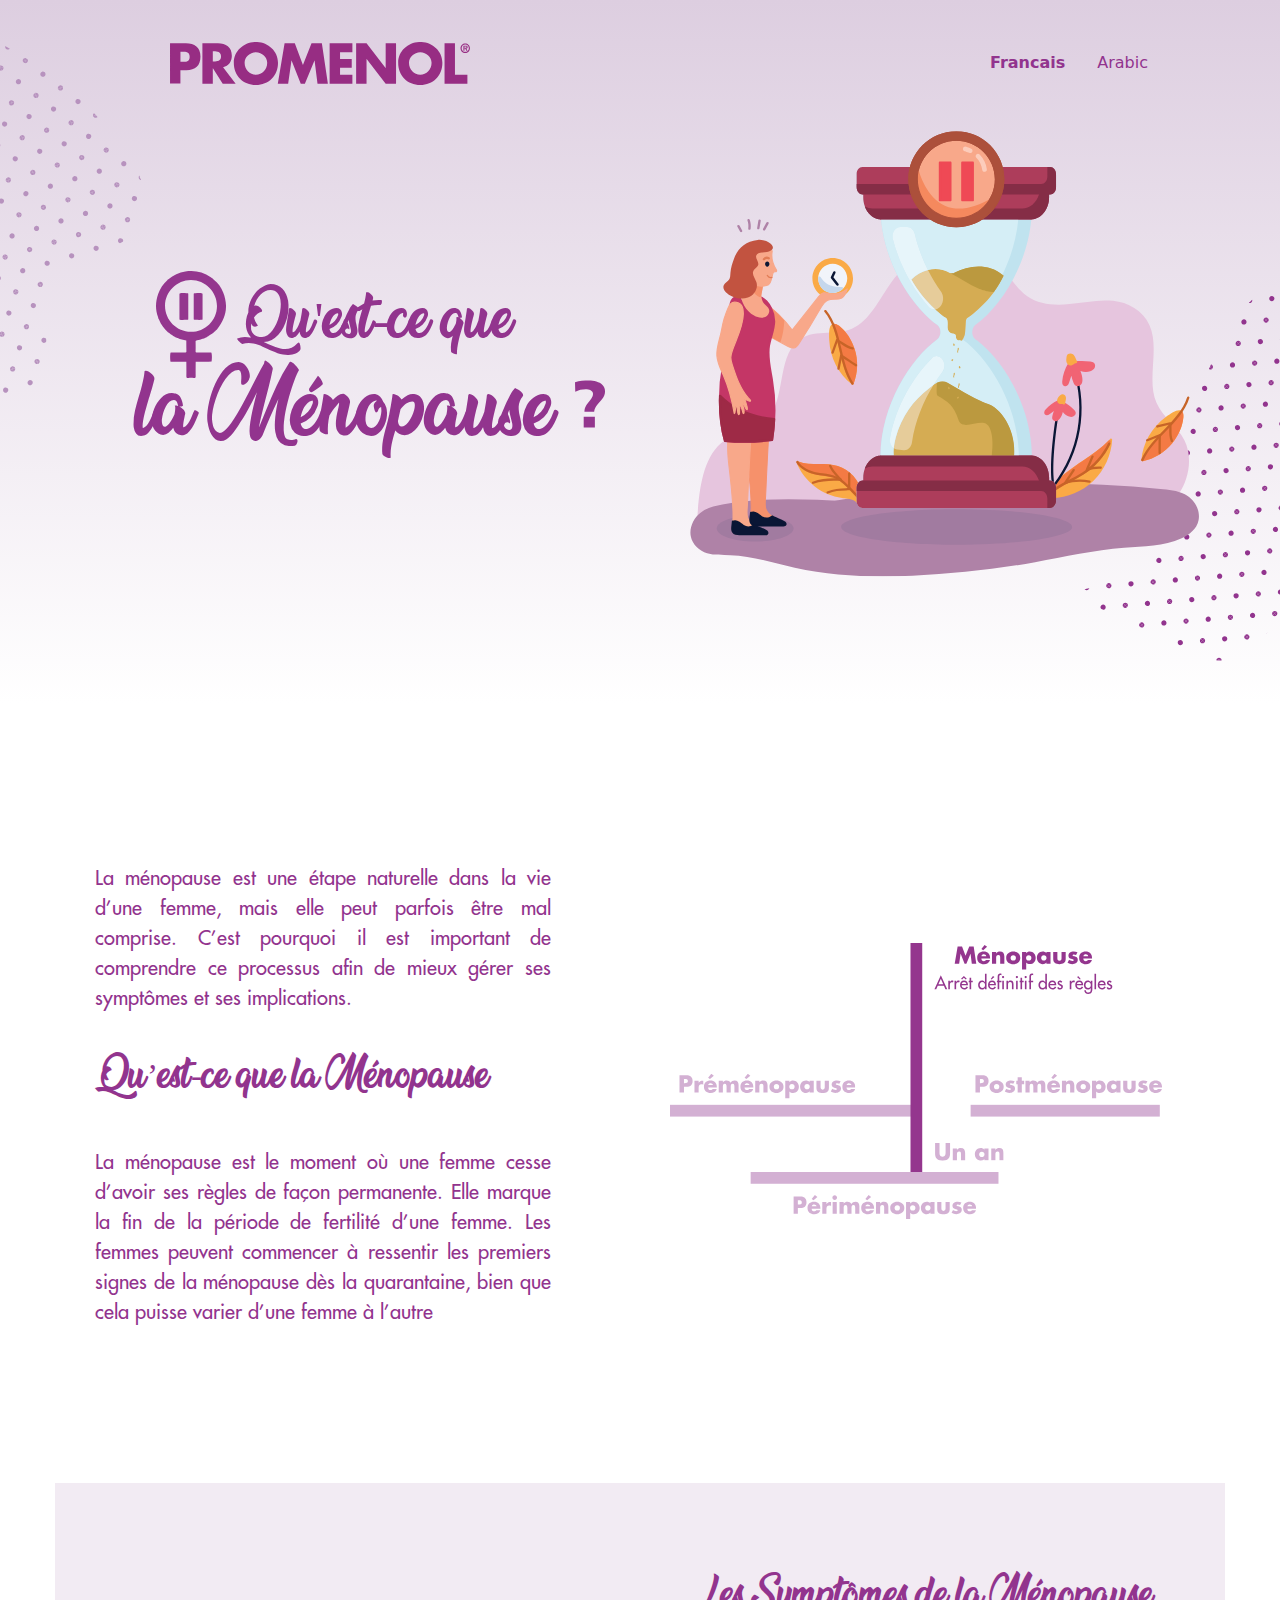
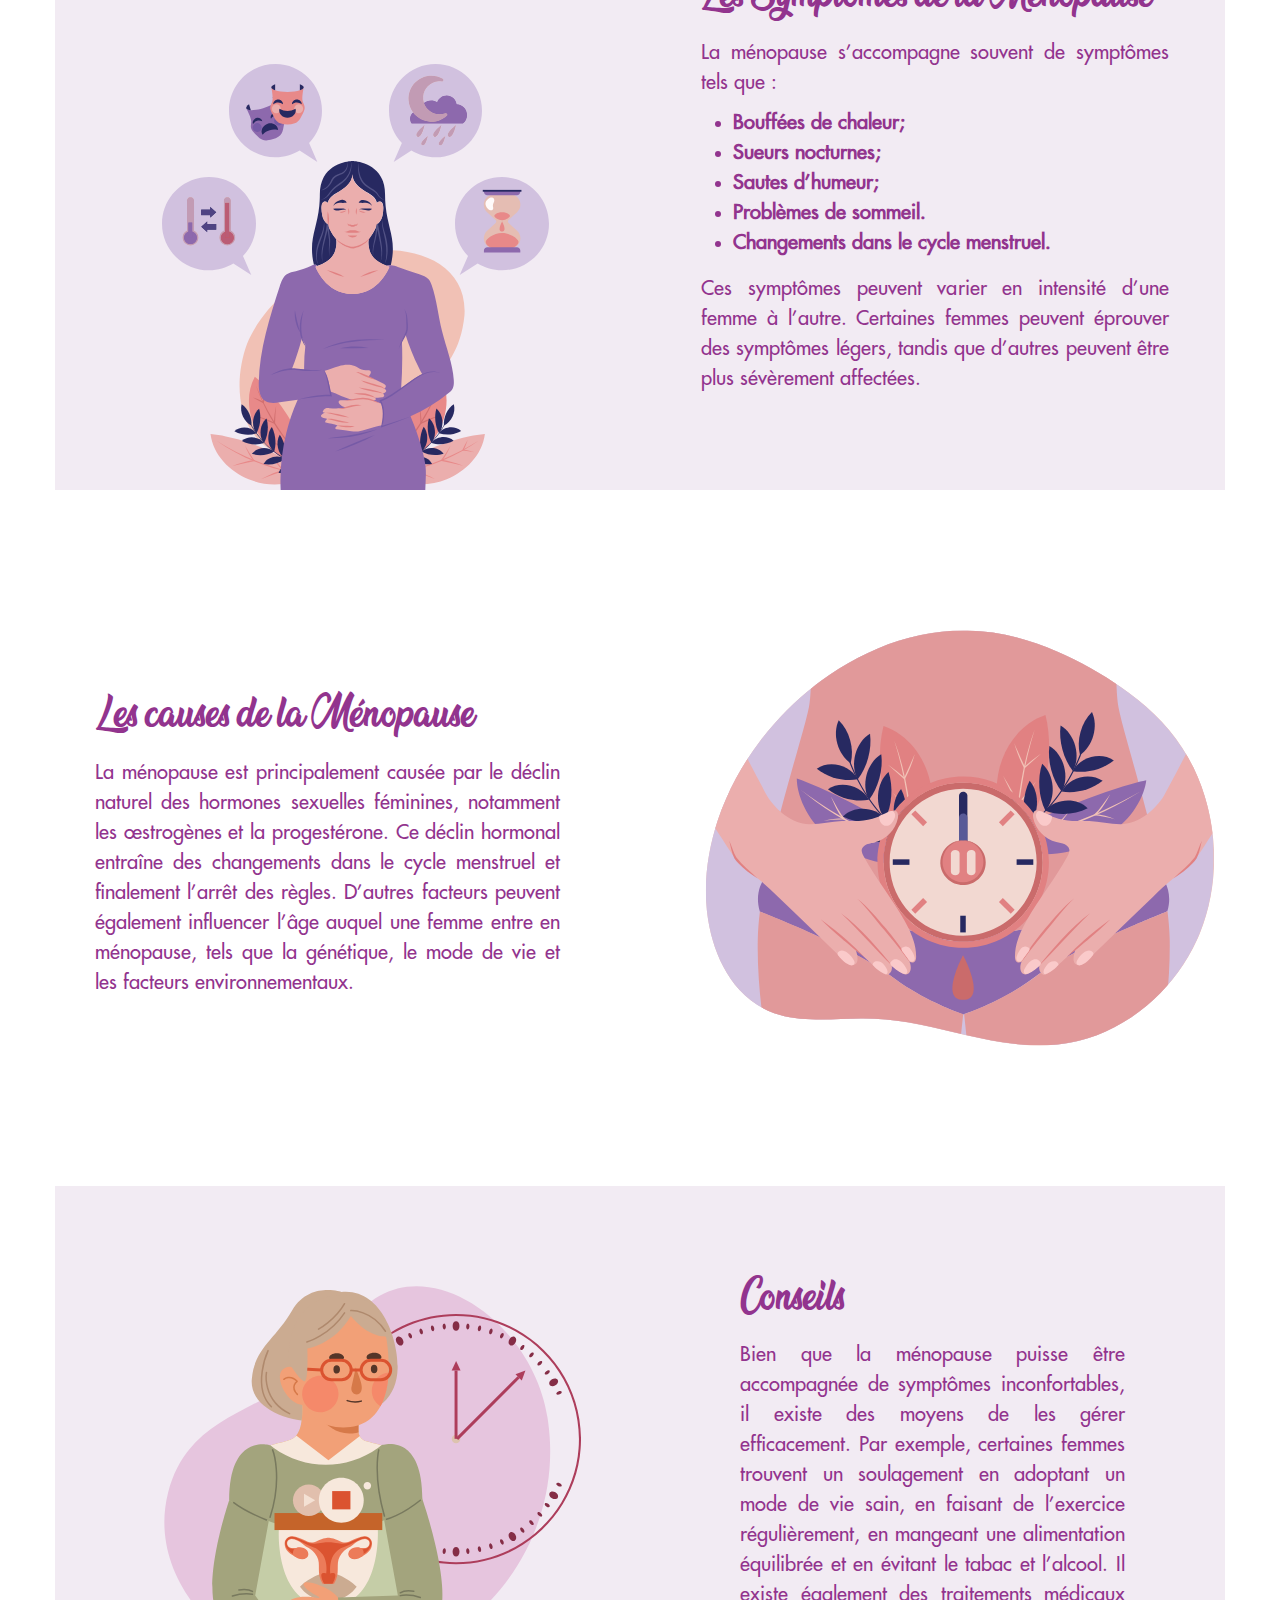
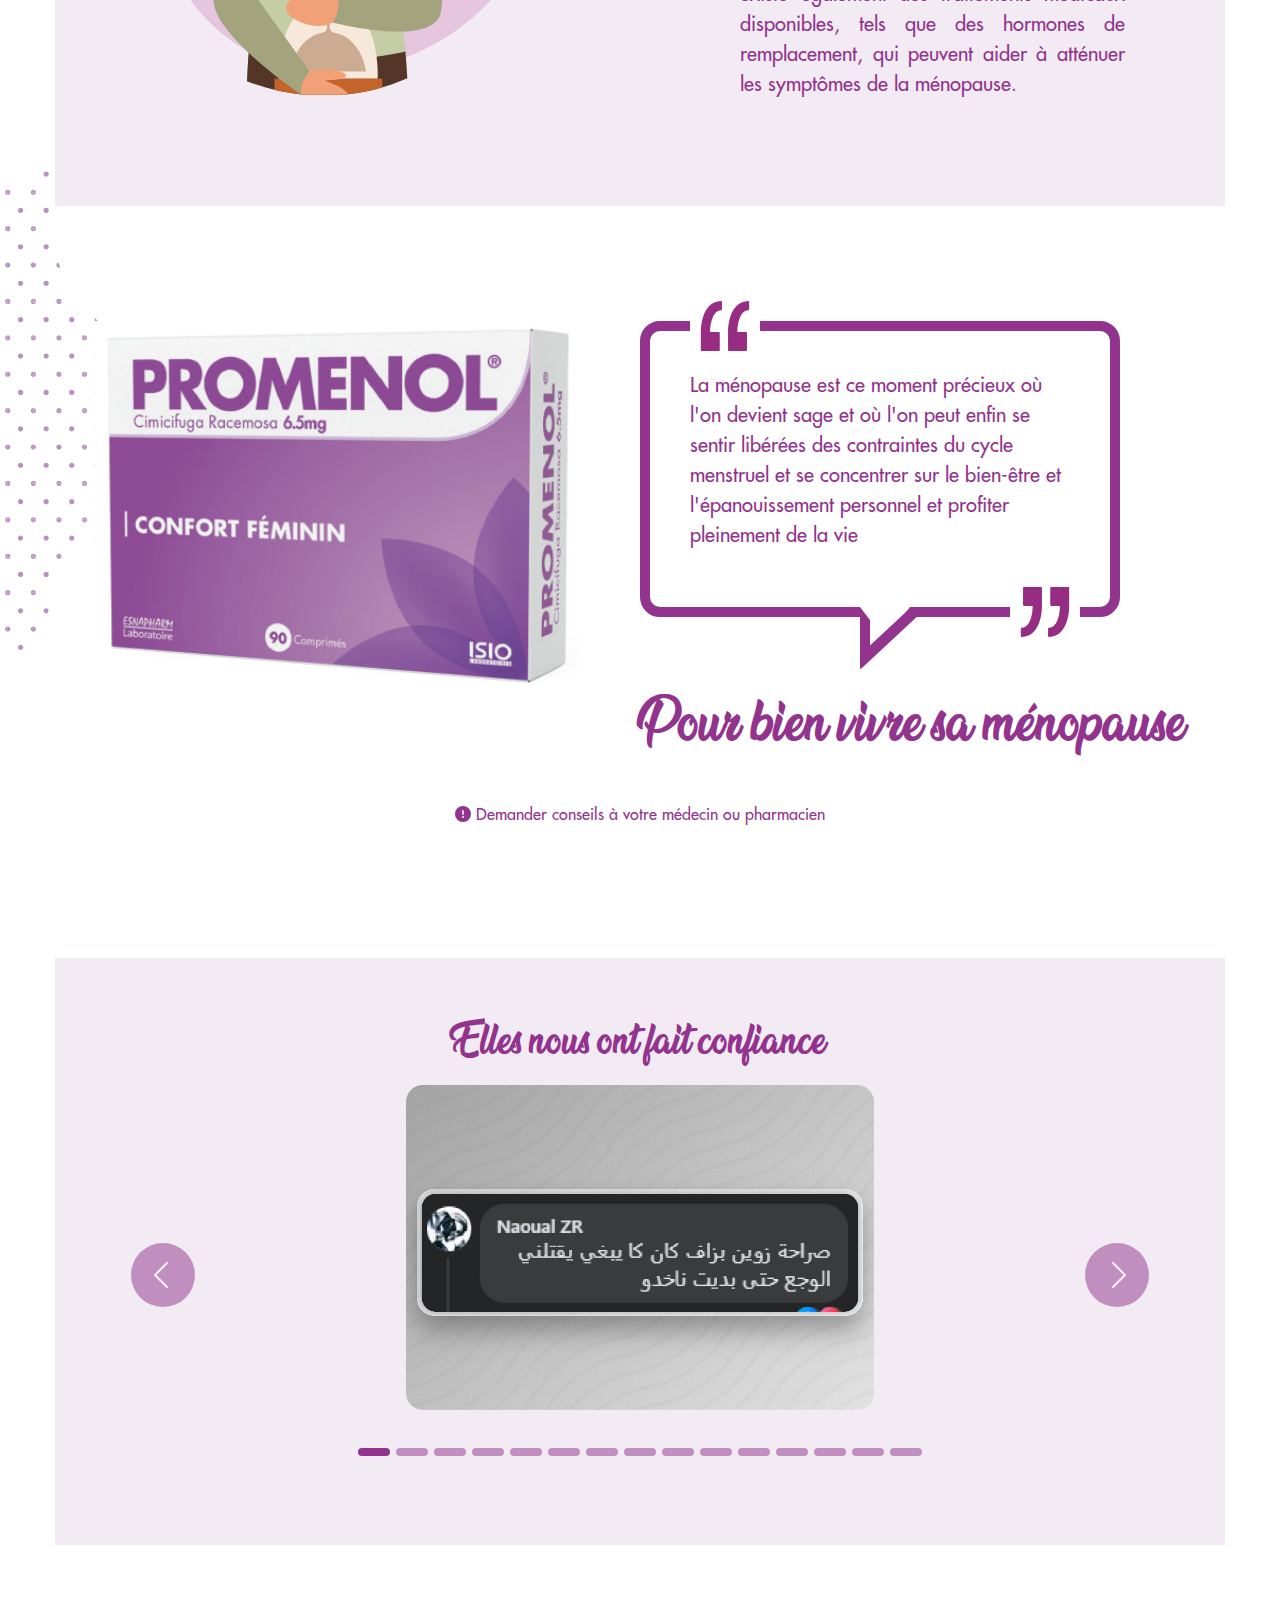
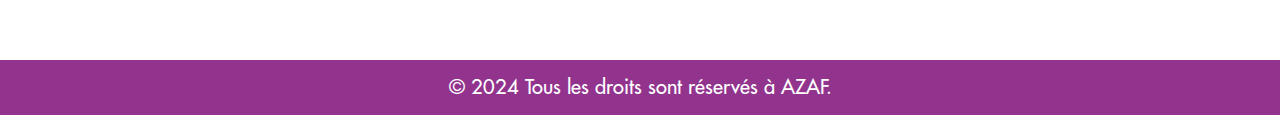
<file: index.html>
<!DOCTYPE html>
<html lang="en">
  <head>
<!-- Google tag (gtag.js) -->
<script async src="https://www.googletagmanager.com/gtag/js?id=G-VDM373CFQH"></script>
<script>
  window.dataLayer = window.dataLayer || [];
  function gtag(){dataLayer.push(arguments);}
  gtag('js', new Date());

  gtag('config', 'G-VDM373CFQH');
</script>
  <!-- End Google Tag Manager -->
    <meta charset="utf-8" />
    <meta name="viewport" content="width=device-width, initial-scale=1" />
    <title>Promenol</title>
    <link rel="stylesheet" href="css/bootstrap.min.css" />
    <link rel="stylesheet" href="css/mystyle.css" />
    <link rel="icon" type="image/x-icon" href="images/SVG/fav_icon.svg">

  </head>
  <body>

  
    <div class="assemble_head_firstsc">
    <header>
      <div class=" content_header">
        <div class="col-md-6 col-sm-6 p-0">
          <div class="logo">
            <img src="images/SVG/logo.svg" alt="" />
          </div>
        </div>
        <div class="col-md-6 col-xs-6 p-0">
          <div class="menu">
            <ul class="nav justify-content-end">
              <li class="nav-item">
                <a class="nav-link active" aria-current="page" href="#"
                  >Francais</a
                >
              </li>
              <li class="nav-item">
                <a class="nav-link" href="/index_ar.html">Arabic</a>
              </li>
            </ul>
          </div>
          <div class="menu_mobile">
             <a href="" class="btn_menu" data-bs-toggle="modal" data-bs-target="#exampleModal">
                <i class="fa-solid fa-bars"></i>
              </a>
          </div>
        </div>
      </div>
    </header>

    <section>
      <div class="row">
        <div class="bg-first-sc p-0">
          <div class="col-md-6">
            <div class="info_first_sct">
              <h1>
               <img class="sign_fimin" src="images/SVG/fiminist_sign.svg" /> Qu'est-ce que
                <span>la Ménopause <img class="sign_excla" src="images/SVG/exclamation.svg" /></span>
              </h1>
            </div>
          </div>
          <div class="col-md-6">
            <div class="first_section"></div>
          </div>
        </div>
      </div>
    </section>
  </div>
    <div class="all-content">
      <section class="path_section">
        <div class="row">
          <div class="col-md-6 m-12 bg_colored">
            <div class="paragraph_all">
              <p class="paragraph">
                La ménopause est une étape naturelle dans la vie d’une femme,
                mais elle peut parfois être mal comprise. C’est pourquoi il est
                important de comprendre ce processus afin de mieux gérer ses
                symptômes et ses implications.
              </p>
              <div class="head-section">
                <h2 >Qu’est-ce que la Ménopause
                  <!-- <span class="exlamative">?</span> -->
                </h2>
              </div>
              <p class="paragraph">
                <br>
                La ménopause est le moment où une femme cesse d’avoir ses règles
                de façon permanente. Elle marque la fin de la période de
                fertilité d’une femme. Les femmes peuvent commencer à ressentir
                les premiers signes de la ménopause dès la quarantaine, bien que
                cela puisse varier d’une femme à l’autre
              </p>
            </div>
          </div>
          <div class="col-md-6 pl-5 img_path">
            <img src="images/SVG/path.svg" alt="" />
          </div>
        </div>
      </section>
      <section class="women_section">
        <div class="row">
          <div class="col-md-6 pl-5 first_div_women">
            <div class="women">
              <div class="circle-women">
                <div class="bulles">
                  <div class="bulle">
                    <img src="images/SVG/laughter.svg" alt="" />
                  </div>
                  <div class="bulle">
                    <img src="images/SVG/weather.svg" alt="" />
                  </div>
                </div>
                <div class="bulles_two">
                  <div class="bulle">
                    <img src="images/SVG/hate.svg" alt="" />
                  </div>
                  <div class="bulle">
                    <img src="images/SVG/time.svg" alt="" />
                  </div>
                </div>
                <img src="images/SVG/women.svg" class="image_women" alt="" />
              </div>
            </div>
          </div>
          <div class="col-md-6 m-12 second_div_women">
            <div class="paragraph_all">
              <div class="head-section ">
                <h2>Les Symptômes de la Ménopause</h2>
              </div>
              <div class="paragraph">
                La ménopause s’accompagne souvent de symptômes tels que :
                <ul>
                  <li>Bouffées de chaleur;</li>
                  <li>Sueurs nocturnes;</li>
                  <li>Sautes d’humeur;</li>
                  <li>Problèmes de sommeil.</li>
                  <li>Changements dans le cycle menstruel.</li>
                </ul>
                <p>
                  Ces symptômes peuvent varier en intensité d’une femme à
                  l’autre. Certaines femmes peuvent éprouver des symptômes
                  légers, tandis que d’autres peuvent être plus sévèrement
                  affectées.
                </p>
              </div>
            </div>
          </div>
        </div>
      </section>

      <section class="girl_section">
        <div class="row">
          <div class="col-md-6 m-12 bg_colored">
            <div class="paragraph_all">
              <div class="head-section">
                <h2>Les causes de la Ménopause</h2>
              </div>
              <p class="paragraph">
                La ménopause est principalement causée par le déclin naturel des
                hormones sexuelles féminines, notamment les œstrogènes et la
                progestérone. Ce déclin hormonal entraîne des changements dans
                le cycle menstruel et finalement l’arrêt des règles. D’autres
                facteurs peuvent également influencer l’âge auquel une femme
                entre en ménopause, tels que la génétique, le mode de vie et les
                facteurs environnementaux.
              </p>
            </div>
          </div>
          <div class="col-md-6 pl-5">
            <div class="girl_img">
              <img src="images/SVG/girl.svg" alt="" />
            </div>
          </div>
        </div>
      </section>
      <section class="conseil_section">
        <div class="row">
          <div class="col-md-6 pl-5 first_div_old_women">
            <div class="old_women">
              <img src="images/SVG/grand_mather.svg" alt="" />
            </div>
          </div>
          <div class="col-md-6 m-12 second_div_old_women">
            <div class="paragraph_all">
              <div class="head-section">
                <h2>Conseils</h2>
              </div>
              <div class="paragraph">
                <p>
                  Bien que la ménopause puisse être accompagnée de symptômes
                  inconfortables, il existe des moyens de les gérer
                  efficacement. Par exemple, certaines femmes trouvent un
                  soulagement en adoptant un mode de vie sain, en faisant de
                  l’exercice régulièrement, en mangeant une alimentation
                  équilibrée et en évitant le tabac et l’alcool. Il existe
                  également des traitements médicaux disponibles, tels que des
                  hormones de remplacement, qui peuvent aider à atténuer les
                  symptômes de la ménopause.
                </p>
              </div>
            </div>
          </div>
        </div>
      </section>
      <section class="carton_section">
        <div class="decorecircle"></div>
        <div class="row">
          <div class="col-md-6 first_div_carton">
            <div class="carton">
              <img src="images/SVG/carton.svg" alt="" />
            </div>
          </div>
          <div class="col-md-6 m-12 second_div_carton">
            <div class="chat-design">
              <div class="all-rec">
                <span class="rectangle"> </span>
                <span class="line"></span>
              </div>
              <p>
                La ménopause est ce moment précieux où l'on devient sage et où
                l'on peut enfin se sentir libérées des contraintes du cycle
                menstruel et se concentrer sur le bien-être et l'épanouissement
                personnel et profiter pleinement de la vie
              </p>
            </div>
            <div class="head-section">
              <h2 >Pour bien vivre sa ménopause</h2>
            </div>
          </div>
          <div class="div_notice_mobile">
            <p class="notice">
              <i class="fa-solid fa-circle-exclamation"></i> Demander conseils
              à votre médecin ou pharmacien
            </p>
          </div>
          <div class="div_notice_desk">
            <p class="notice">
              <i class="fa-solid fa-circle-exclamation"></i> Demander conseils
              à votre médecin ou pharmacien
            </p>
          </div>
        </div>
      </section>

      <section class="slide_section">
        <div class="row">
          <div class="col-md-12 text-center">
          <div class="head-section ">
            
            
            <h2>Elles nous ont fait confiance</h2>
          </div>
        </div>
          <div class="col-md-12 all_slide">
            <div id="carouselExampleIndicators" class="carousel slide" data-bs-ride="carousel">
              <div class="carousel-indicators">
                <button type="button" data-bs-target="#carouselExampleIndicators" data-bs-slide-to="0" class="active" aria-current="true" aria-label="Slide 0"></button>
                <button type="button" data-bs-target="#carouselExampleIndicators" data-bs-slide-to="1" aria-label="Slide 1"></button>
                <button type="button" data-bs-target="#carouselExampleIndicators" data-bs-slide-to="2" aria-label="Slide 2"></button>
                <button type="button" data-bs-target="#carouselExampleIndicators" data-bs-slide-to="3" aria-label="Slide 3"></button>
                <button type="button" data-bs-target="#carouselExampleIndicators" data-bs-slide-to="4" aria-label="Slide 4"></button>
                <button type="button" data-bs-target="#carouselExampleIndicators" data-bs-slide-to="5" aria-label="Slide 5"></button>
                <button type="button" data-bs-target="#carouselExampleIndicators" data-bs-slide-to="6" aria-label="Slide 6"></button>
                <button type="button" data-bs-target="#carouselExampleIndicators" data-bs-slide-to="7" aria-label="Slide 7"></button>
                <button type="button" data-bs-target="#carouselExampleIndicators" data-bs-slide-to="8" aria-label="Slide 8"></button>
                <button type="button" data-bs-target="#carouselExampleIndicators" data-bs-slide-to="9" aria-label="Slide 9"></button>
                <button type="button" data-bs-target="#carouselExampleIndicators" data-bs-slide-to="10" aria-label="Slide 10"></button>
                <button type="button" data-bs-target="#carouselExampleIndicators" data-bs-slide-to="11" aria-label="Slide 11"></button>              
                <button type="button" data-bs-target="#carouselExampleIndicators" data-bs-slide-to="12" aria-label="Slide 12"></button>              
                <button type="button" data-bs-target="#carouselExampleIndicators" data-bs-slide-to="13" aria-label="Slide 13"></button>              
                <button type="button" data-bs-target="#carouselExampleIndicators" data-bs-slide-to="14" aria-label="Slide 14"></button>              
              </div>
              <div class="carousel-inner">
                <div class="carousel-item active">
                  <img src="images/sliders/slide1.jpg" class="d-block w-100" alt="commentaire">
                </div>
                <div class="carousel-item">
                  <img src="images/sliders/slide2.jpg" class="d-block w-100" alt="commentaire">
                </div> 
                <div class="carousel-item">
                  <img src="images/sliders/slide3.jpg" class="d-block w-100" alt="commentaire">
                </div> 
                <div class="carousel-item">
                  <img src="images/sliders/slide4.jpg" class="d-block w-100" alt="commentaire">
                </div> 
                <div class="carousel-item">
                  <img src="images/sliders/slide5.jpg" class="d-block w-100" alt="commentaire">
                </div> 
                <div class="carousel-item">
                  <img src="images/sliders/slide6.jpg" class="d-block w-100" alt="commentaire">
                </div> 
                <div class="carousel-item">
                  <img src="images/sliders/slide7.jpg" class="d-block w-100" alt="commentaire">
                </div> 
                <div class="carousel-item">
                  <img src="images/sliders/slide8.jpg" class="d-block w-100" alt="commentaire">
                </div> 
                <div class="carousel-item">
                  <img src="images/sliders/slide9.jpg" class="d-block w-100" alt="commentaire">
                </div> 
                <div class="carousel-item">
                  <img src="images/sliders/slide10.jpg" class="d-block w-100" alt="commentaire">
                </div> 
                <div class="carousel-item">
                  <img src="images/sliders/slide11.jpg" class="d-block w-100" alt="commentaire">
                </div> 
                <div class="carousel-item">
                  <img src="images/sliders/slide12.jpg" class="d-block w-100" alt="commentaire">
                </div> 
                <div class="carousel-item">
                  <img src="images/sliders/slide13.jpg" class="d-block w-100" alt="commentaire">
                </div> 
                <div class="carousel-item">
                  <img src="images/sliders/slide14.jpg" class="d-block w-100" alt="commentaire">
                </div> 
                <div class="carousel-item">
                  <img src="images/sliders/slide15.jpg" class="d-block w-100" alt="commentaire">
                </div> 

              </div>
              <button class="carousel-control-prev" type="button" data-bs-target="#carouselExampleIndicators" data-bs-slide="prev">
                <span class="carousel-control-prev-icon" aria-hidden="true"></span>
                <span class="visually-hidden">Previous</span>
              </button>
              <button class="carousel-control-next" type="button" data-bs-target="#carouselExampleIndicators" data-bs-slide="next">
                <span class="carousel-control-next-icon" aria-hidden="true"></span>
                <span class="visually-hidden">Next</span>
              </button>
            </div>
          </div>

        </div>
        <div class="footer_slide">
        <button class="carousel-control-prev" type="button" data-bs-target="#carouselExampleIndicators" data-bs-slide="prev">
          <span class="carousel-control-prev-icon" aria-hidden="true"></span>
          <span class="visually-hidden">Previous</span>
        </button>
        <button class="carousel-control-next" type="button" data-bs-target="#carouselExampleIndicators" data-bs-slide="next">
          <span class="carousel-control-next-icon" aria-hidden="true"></span>
          <span class="visually-hidden">Next</span>
        </button>
      </div>
      </section>
      <footer>
        <div>
          <p>&copy; 2024 Tous les droits sont réservés à AZAF. </p>
        </div>
      </footer>
    </div>



    <!-- modal menu -->

    <div class="modal fade" id="exampleModal" tabindex="-1" aria-labelledby="exampleModalLabel" aria-hidden="true">
      <div class="modal-dialog">
        <div class="modal-content">
          <div class="modal-header">
            <h1 class="modal-title fs-5" id="exampleModalLabel">Choisissez la langue</h1>
            <button type="button" class="btn-close" data-bs-dismiss="modal" aria-label="Close"></button>
          </div>
          <div class="modal-body">
            <div class="btns_lng">
              <a href="#" class="btn_lang">Francais</a>
              <a href="/index_ar.html" class="btn_lang">Arabe</a>
            </div>
            
          </div>
        </div>
      </div>
    </div>

    <script src="js/all.min.js"></script>
    <script src="js/popper.min.js"></script>
    <script src="js/bootstrap.min.js"></script>
  </body>
</html>
</file>
<file: css/mystyle.css>
@font-face {
  font-family: "FUTURA";
  src: url("../fonts/frensh/FUTURASTD-MEDIUM.OTF");
}
@font-face {
  font-family: "FUTURA-BOLD";
  src: url("../fonts/frensh/FUTURASTD-BOLD_0.OTF");
}

@font-face {
  font-family: "nature_bueaty";
  src: url("../fonts/frensh/Nature_Beauty_Personal_Use.ttf");
}
@font-face {
  font-family: "garden";
  src: url("../fonts/frensh/Garden_Marker.otf");
}

.row {
  --bs-gutter-x: 0px;
  --bs-gutter-y: 0;
}
:root {
  --primary-color: #92348e;
}


header{
  z-index: 99; 
  position: relative; 
}

.content_header{
  display: flex;
    justify-content: space-between;
    align-items: center;
    margin-top: 42px;
  
    
    
}
.menu {
  margin-right: 116px;
}
.menu li a {
  color: var(--primary-color);
}
.menu li a.active {
  color: var(--primary-color);
  font-weight: bold;
}

.logo {
  display: flex;
  justify-content: center;
  align-items: center;
}
.logo img {
  width: 300px;
}
.first_section {
  height: 540px;
    width: 100%;
    background-image: url(../images/SVG/Fichier_1.svg);
    background-repeat: no-repeat;
    background-size: contain;
    z-index: 99;
    position: relative;
}

.info_first_sct {
  display: flex;
  justify-content: center;
  align-items: center;
  height: 100%;
}
.info_first_sct h1 {
  font-family: "nature_bueaty";
  font-size: 50px;
  color: var(--primary-color);
  margin-top: -47px;
  margin-left: 100px; 
}
.info_first_sct span {
  font-family: "nature_bueaty";
    font-size: 70px;
    flex-wrap: nowrap;
    display: flex;
    padding: 0px 0px 0px;
    position: relative;
    top: -16px;
    white-space: nowrap;
}

.sign_fimin{
  width: 70px;
  margin-left: 20px; 
}
.sign_excla{
  width: 30px;
    margin-left: 20px;
}

.assemble_head_firstsc{
  position: relative;
  background: rgb(255,255,255);
background: -moz-linear-gradient(0deg, rgba(255,255,255,1) 0%, rgba(221,206,224,1) 100%);
background: -webkit-linear-gradient(0deg, rgba(255,255,255,1) 0%, rgba(221,206,224,1) 100%);
background: linear-gradient(0deg, rgba(255,255,255,1) 0%, rgba(221,206,224,1) 100%);
filter: progid:DXImageTransform.Microsoft.gradient(startColorstr="#ffffff",endColorstr="#ddcee0",GradientType=1);
overflow: hidden;
}
.assemble_head_firstsc::before{
  content: "";
  width: 500px;
  height: 500px;
  background-image: url(../images/SVG/dotted.svg);
  background-repeat: no-repeat;
  position: absolute !important;
  top: -137px;  
  left: -146px;
  transform: rotate(-17deg);   
}
.assemble_head_firstsc::after{
  content: "";
  width: 500px;
  height: 500px;
  background-image: url(../images/SVG/dotted_claire.svg);
  background-repeat: no-repeat;
  position: absolute !important;
  bottom: 94px;
  right: -175px;
  transform: rotate(230deg);
  
}
.bg-first-sc {
  display: flex;
  /* background-image: url("../images/bg1.jpg"); */
  width: 100%;
  height: 619px;

}

.head-section h2 {
  font-size: 33px;
  font-family: "nature_bueaty";
  color: var(--primary-color);

}
.head-section h2 {
  margin-bottom: 25px; 

}
/* section 2 */
.carton_section .head-section {
  margin-top: 77px;
}

.carton_section .head-section h2 {
  font-family: "nature_bueaty";
  font-size: 45px;
  color: var(--primary-color);
}
 /* .head-section::after {
  content: "";
  height: 10px;
  width: 300px;
  position: absolute;
  border: #92348e;
  border-width: 5px;
  border-spacing: 10cm;
  border-style: dashed;
  border-bottom: 0;
  border-left: 0;
  border-right: 0;
} */


.paragraph{
  text-align: justify;
    font-family: "FUTURA";
    color: var(--primary-color);
    font-size: 20px;
}

.carton {
  display: flex;
  align-items: center;
  justify-content: center;
}
.carton img {
  width: 490px;
  z-index: 1;
}


.chat-design {
  width: 80%;
  border: 10px solid var(--primary-color);
  border-radius: 20px;
  padding: 40px;
  position: relative;
}
.chat-design::before {
  content: "";
  background: white url("../images/SVG/left-quote-svgrepo-com.svg");
  background-size: 50px 50px;
  background-position: center;
  background-repeat: no-repeat;
  position: absolute;
  height: 50px;
  width: 70px;
  top: -30px;
}

.chat-design::after {
  content: "";
  background: white url("../images/SVG/left-quote-svgrepo-com.svg");
  background-size: 50px 50px;
  background-position: center;
  background-repeat: no-repeat;
  position: absolute;
  height: 50px;
  width: 70px;
  bottom: -30px;
  right: 30px;
  transform: rotate(180deg);
}
.chat-design p {
  font-family: "FUTURA";
  color: var(--primary-color);
  font-size: 20px;
}
.notice{
    font-family: "FUTURA";
    color: var(--primary-color);
    font-size: 16px;
    margin-top: 30px;
}


.all-rec {
  position: absolute;
    bottom: 0px;
    right: 250px;
}
.rectangle {
  position: absolute;
  background-color: #ffffff00;
  width: 50px;
  height: 61px;
  border-width: 13px 10px 10px 10px;
  border-style: solid;
  border-color: #ffffff #ffffff00 #ffffff00 #92348e;
}
.line {
  width: 50px;
  height: 89.5px;
  border-width: 11px;
  border-style: solid;
  border-color: #ffffff00 #ffffff00 #ffffff00 #92348e;
  display: block;
  transform: rotate(227deg);
  position: absolute;
  top: -31px;
  left: -9px;
}
section {
  position: relative;
}
.decorecircle {
  width: 500px;
  height: 500px;
  position: absolute;
  top: -160px;
  left: -120px;
  background-image: url(../images/SVG/dotted.svg);
  background-repeat: no-repeat;
}


.all-content {
  display: flex;
  flex-direction: column;
  grid-gap: 115px;
  margin: 90px 0 0 0;
}
.carton_section{
  margin: 0 40px;
}
.conseil_section{
  position: relative;
  z-index: 9;

}
.slide_section {
  position: relative;
  z-index: 9;
  margin: 0 55px;
  padding: 62px 0 73px; 
  background: #f2ebf3;
  
}
.carousel-control-prev{
  position: absolute;
}
.carousel-control-next{
  position: absolute;
}
.carousel-inner{
  position: inherit;
}
.carousel{
  position: initial;
}
.all_slide{
  display: flex;
  justify-content: center;
  position: relative;
  padding: 0 0 62px ;
}
.carousel-indicators [data-bs-target] {
  width: 32px;
  height: 8px;
  background-color: #92348e;
  border: 0;
  border-radius: 13px;
}
.carousel-control-next-icon, .carousel-control-prev-icon {
  display: inline-block;
  width: 4rem;
  height: 4rem;
  background-repeat: no-repeat;
  background-size: 50% 50%;
  background-color: #92348e;
  border-radius: 50%;
}
.carousel-control-next-icon{
  background-position: 55%;
}
.carousel-control-prev-icon{
  background-position: 45%;   
}
.women_section, .conseil_section{
  margin: 0 55px;
    background: #f2ebf3;
}
.first_div_women{
  display: flex;
    width: 50%;
    align-items: flex-end;
    justify-content: center;
}
.second_div_women{
  padding: 90px 56px 80px 61px;
}
.second_div_old_women{
  padding: 90px 100px 90px 100px;
}
.bg_colored .path{
  display: flex;
    justify-content: center;
    height: 100%;
    
}

.path_section .bg_colored{
  padding: 70px 89px 0px 95px;
  overflow: hidden;
}
.path_section .paragraph{
  margin-bottom: 40px;
}
.exlamative{
  font-family: "Ubuntu", sans-serif;

}
.img_path{
  padding: 40px 118px 40px 30px;
    display: flex;
  align-items: center;
  justify-content: center;
}

.girl_section .bg_colored{
  position: relative;
  padding: 32px 80px 0px 95px;
  display: flex;
  justify-content: center;
  align-items: center;
}

.path_section .bg_colored{
  position: relative;
}



.girl_section .head-section-white h2{
  color: white ;
}


.girl_img{
  display: flex;
  justify-content: center;
}
.girl_img img{
  width: 85%;
}
.paragraph ul{
    margin-top: 10px;
    font-weight: bold;
}
.women{
    display: flex;
    justify-content: center;
    width: 100%;
}


.circle-women{
    border-radius: 50%;

    display: flex;
    justify-content: center;
    position: relative;
    width: 66%;
}
.image_women{
  width: 284px;
}
.women .bulles img, .women .bulles_two img{
  height: 82%;
}
.bulles, .bulles_two{
  display: flex;
    position: absolute;
    height: 120px;
    width: 100%;
    top: -83px;
    right: -8px;
  
}
.bulles{
  justify-content: space-evenly;
}

.bulles_two{
  top: 30px;
  justify-content: space-between;
  
}

/* conseil_section */
.old_women{
  width: 80%;
  padding-top: 41px;
}
/* .old_women img{
  width: 400px;
} */
.first_div_old_women{
  display: flex;
    align-items: center;
    justify-content: center;

}


footer{
  display: flex;
  justify-content: center;
  background-color: var(--primary-color);
  color: white;
  font-family: "FUTURA";
  font-size: 20px;
  height: 55px;
  align-items: center;

}
footer p{
  margin: 0;
}

.menu_mobile{
  display: none;
}
.div_notice_desk{
  display: block;
  text-align: center;

}
.div_notice_mobile{
  display: none;
}


.slide{
  width: 40%;
  border-radius: 17px;
    overflow: hidden;
}
.carousel-control-next {
  display: block;
  right: 20px;
}
.carousel-control-prev {
  left: 20px;
  display: block;
}
.footer_slide .carousel-control-next {
  display: none;
  right: 20px;
}
.footer_slide .carousel-control-prev {
  left: 20px;
  display: none;
}

/* media for mobile */

@media screen and (max-width:640px){

  .all-content {
      grid-gap: 70px;
      overflow: hidden;
      padding: 171px 0 0 0;
      margin: -89px 0 0 0;
  }
  .menu_mobile{
    display: inline;
  }
  .content_header{

    padding: 12px 18px 0 0;
    margin-top: 0px;
  }

  .assemble_head_firstsc::before{
    content: "";
    width: 300px;
    height: 300px;
    background-image: url(../images/SVG/dotted.svg);
    background-repeat: no-repeat;
    position: absolute !important;
    top: 0px;  
    left: -52px; 
    transform: rotate(-17deg);   
  }
  .assemble_head_firstsc::after{
    content: "";
    width: 300px;
    height: 300px;
    background-image: url(../images/SVG/dotted_claire.svg);
    background-repeat: no-repeat;
    position: absolute !important;
    bottom: 55px;
    right: -76px;
    transform: rotate(226deg);
    
  }
  .menu{
    display: none;
  }
  .btn_menu .fa-bars{
    font-size: 33px;
        color: var(--primary-color);
  }

  .info_first_sct{
    text-align: center;
    align-items: flex-start;
    margin-top: 71px;
  }
  
  .info_first_sct h1{
      font-size: 40px; 
      margin-top: 0px;
      margin-left: 0px; 
  }
  .sign_fimin {
    width: 40px; 
    margin-left: -19px;
}
  .info_first_sct span {
    font-size: 50px;
    justify-content: center;
  }
  .sign_excla {
    width: 25px;
    margin-left: 10px;

}
  .info_first_sct span {

    top: -3px;

}
  .bg-first-sc{
    justify-content: center;
    flex-direction: column;
  }
  .first_section {
    height: 466px;

    
}
  .logo {
      display: flex;
      justify-content: start;
      padding: 22px;
  
  }
  .logo img {
    width: 250px;
}


/* carton section */
.first_div_carton{
  order: 2;
  margin-top: 20px;
}
.second_div_carton {
  order: 1;
  display: flex;
  align-items: center;
  justify-content: center;
  flex-direction: column;
}
.all-rec {
  position: absolute;
        top: inherit;
        bottom: 1px;
        transform: rotate(0deg);
        left: 22px;
}
.chat-design {
  width: 92%;
}
.div_notice_desk{
  display: none;
}
.div_notice_mobile{
  display: block;
  order: 3;
}
.decorecircle {
  width: 300px;
  height: 300px;
  top: -124px;
  left: -110px;

}

.carton_section .head-section{
  order: 3;
  margin-bottom: 12px;
}
.head-section h2{
  font-size: 25px;
  line-height: 40px; 
}
.carton_section .head-section h2{
  font-size: 28px; 
}
.notice {
  text-align: center;
}


  .carton img {
    width: 490px;
    z-index: 1;
}

.carton_section, .women_section {
  margin: 0 24px;
}


.path_section .bg_colored, .girl_section .bg_colored {
  padding: 30px;
}
.head-section {
  padding: 0px;
  position: relative;
}

.img_path {
  padding: 40px;
}
.path_section .head-section h2 {
  font-family: "nature_bueaty";
  font-size: 25px;
}
.women_section, .conseil_section{
  margin: 0 20px; 
}
.circle-women{
  width: 80%;
}
.first_div_women{
  order: 2;
  margin-top: 77px;
  width: 100%;
}
.women .bulles img, .women .bulles_two img {
  height: 70%;
}
.second_div_women{
  order: 1;
  padding: 30px;
}

.first_div_old_women{
  order: 2;
  margin-top: 27px;
}
.second_div_old_women{
  order: 1;
}
.second_div_old_women{
  padding: 20px 25px
}
.old_women {
  width: 90%;
  padding-top: 0px;
}
footer {

  font-size: 16px;
}


.btns_lng{
  display: flex;
  justify-content: space-between;
}
.btn_lang {
  width: 50%;
  text-align: center;
  border: 1px solid var(--primary-color);
  padding: 12px;
  text-decoration: none;
  color: var(--primary-color);
  font-family: 'FUTURA';
}

.slide_section {
  margin: 0 32px;

}
.slide{
  width: 90%;

}
.carousel-control-next {
  display: none;
}
 .carousel-control-prev {
  display: none;
}
.footer_slide{
  position: relative;
  bottom: -77px;

}
.footer_slide .carousel-control-next {
  display: block;
  right: 23px;
  top: -87px;
}
.footer_slide .carousel-control-prev {
  left: 10px;
        display: block;
        top: -87px;
}

}
</file>
